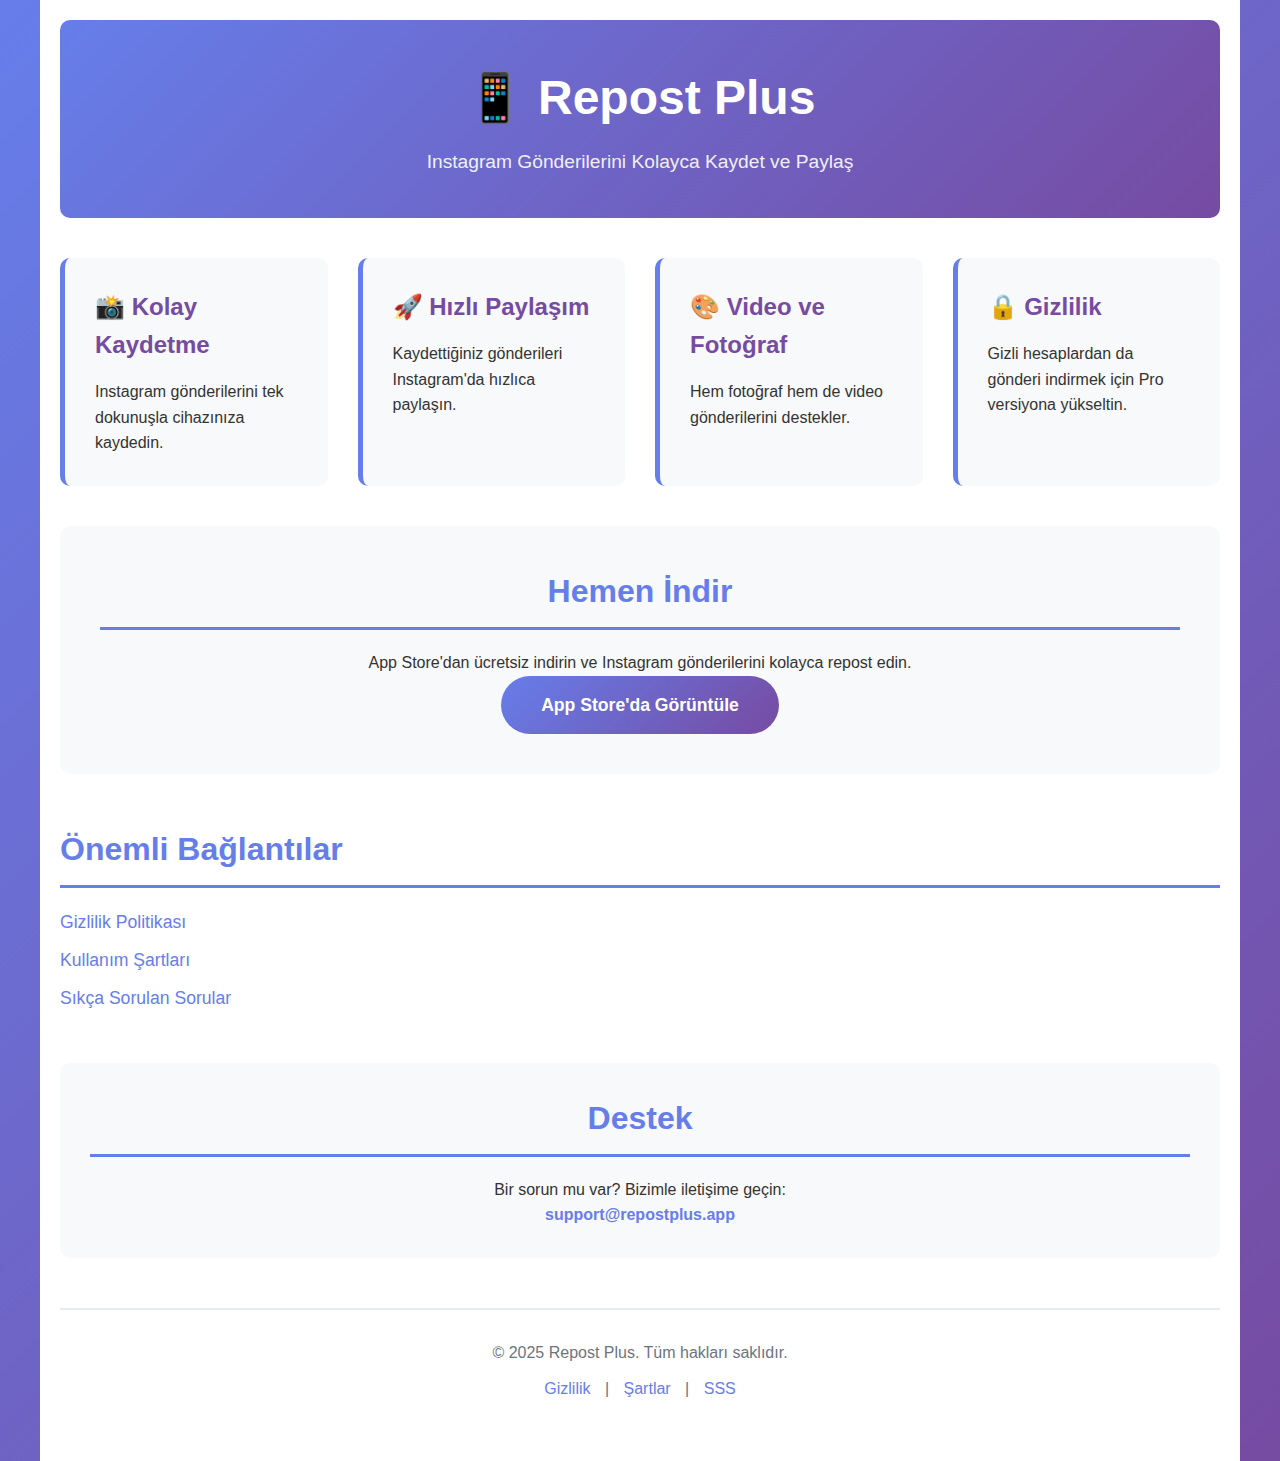
<file: index.html>
<!DOCTYPE html>
<html lang="tr">
<head>
    <meta charset="UTF-8">
    <meta name="viewport" content="width=device-width, initial-scale=1.0">
    <title>Repost Plus - Instagram Repost App</title>
    <meta name="description" content="Repost Plus ile Instagram gönderilerini kolayca kaydet ve yeniden paylaş. Ücretsiz, hızlı ve kullanıcı dostu Instagram repost uygulaması.">
    <link rel="stylesheet" href="styles.css">
</head>
<body>
    <div class="container">
        <header>
            <h1>📱 Repost Plus</h1>
            <p class="tagline">Instagram Gönderilerini Kolayca Kaydet ve Paylaş</p>
        </header>

        <main>
            <section class="feature-grid">
                <div class="feature">
                    <h3>📸 Kolay Kaydetme</h3>
                    <p>Instagram gönderilerini tek dokunuşla cihazınıza kaydedin.</p>
                </div>
                <div class="feature">
                    <h3>🚀 Hızlı Paylaşım</h3>
                    <p>Kaydettiğiniz gönderileri Instagram'da hızlıca paylaşın.</p>
                </div>
                <div class="feature">
                    <h3>🎨 Video ve Fotoğraf</h3>
                    <p>Hem fotoğraf hem de video gönderilerini destekler.</p>
                </div>
                <div class="feature">
                    <h3>🔒 Gizlilik</h3>
                    <p>Gizli hesaplardan da gönderi indirmek için Pro versiyona yükseltin.</p>
                </div>
            </section>

            <section class="download">
                <h2>Hemen İndir</h2>
                <p>App Store'dan ücretsiz indirin ve Instagram gönderilerini kolayca repost edin.</p>
                <a href="https://apps.apple.com/app/repost-plus" class="button" target="_blank">App Store'da Görüntüle</a>
            </section>

            <section class="links">
                <h2>Önemli Bağlantılar</h2>
                <ul>
                    <li><a href="privacy.html">Gizlilik Politikası</a></li>
                    <li><a href="terms.html">Kullanım Şartları</a></li>
                    <li><a href="faq.html">Sıkça Sorulan Sorular</a></li>
                </ul>
            </section>

            <section class="contact">
                <h2>Destek</h2>
                <p>Bir sorun mu var? Bizimle iletişime geçin:</p>
                <p><a href="mailto:support@repostplus.app">support@repostplus.app</a></p>
            </section>
        </main>

        <footer>
            <p>&copy; 2025 Repost Plus. Tüm hakları saklıdır.</p>
            <p>
                <a href="privacy.html">Gizlilik</a> | 
                <a href="terms.html">Şartlar</a> | 
                <a href="faq.html">SSS</a>
            </p>
        </footer>
    </div>
</body>
</html>
</file>
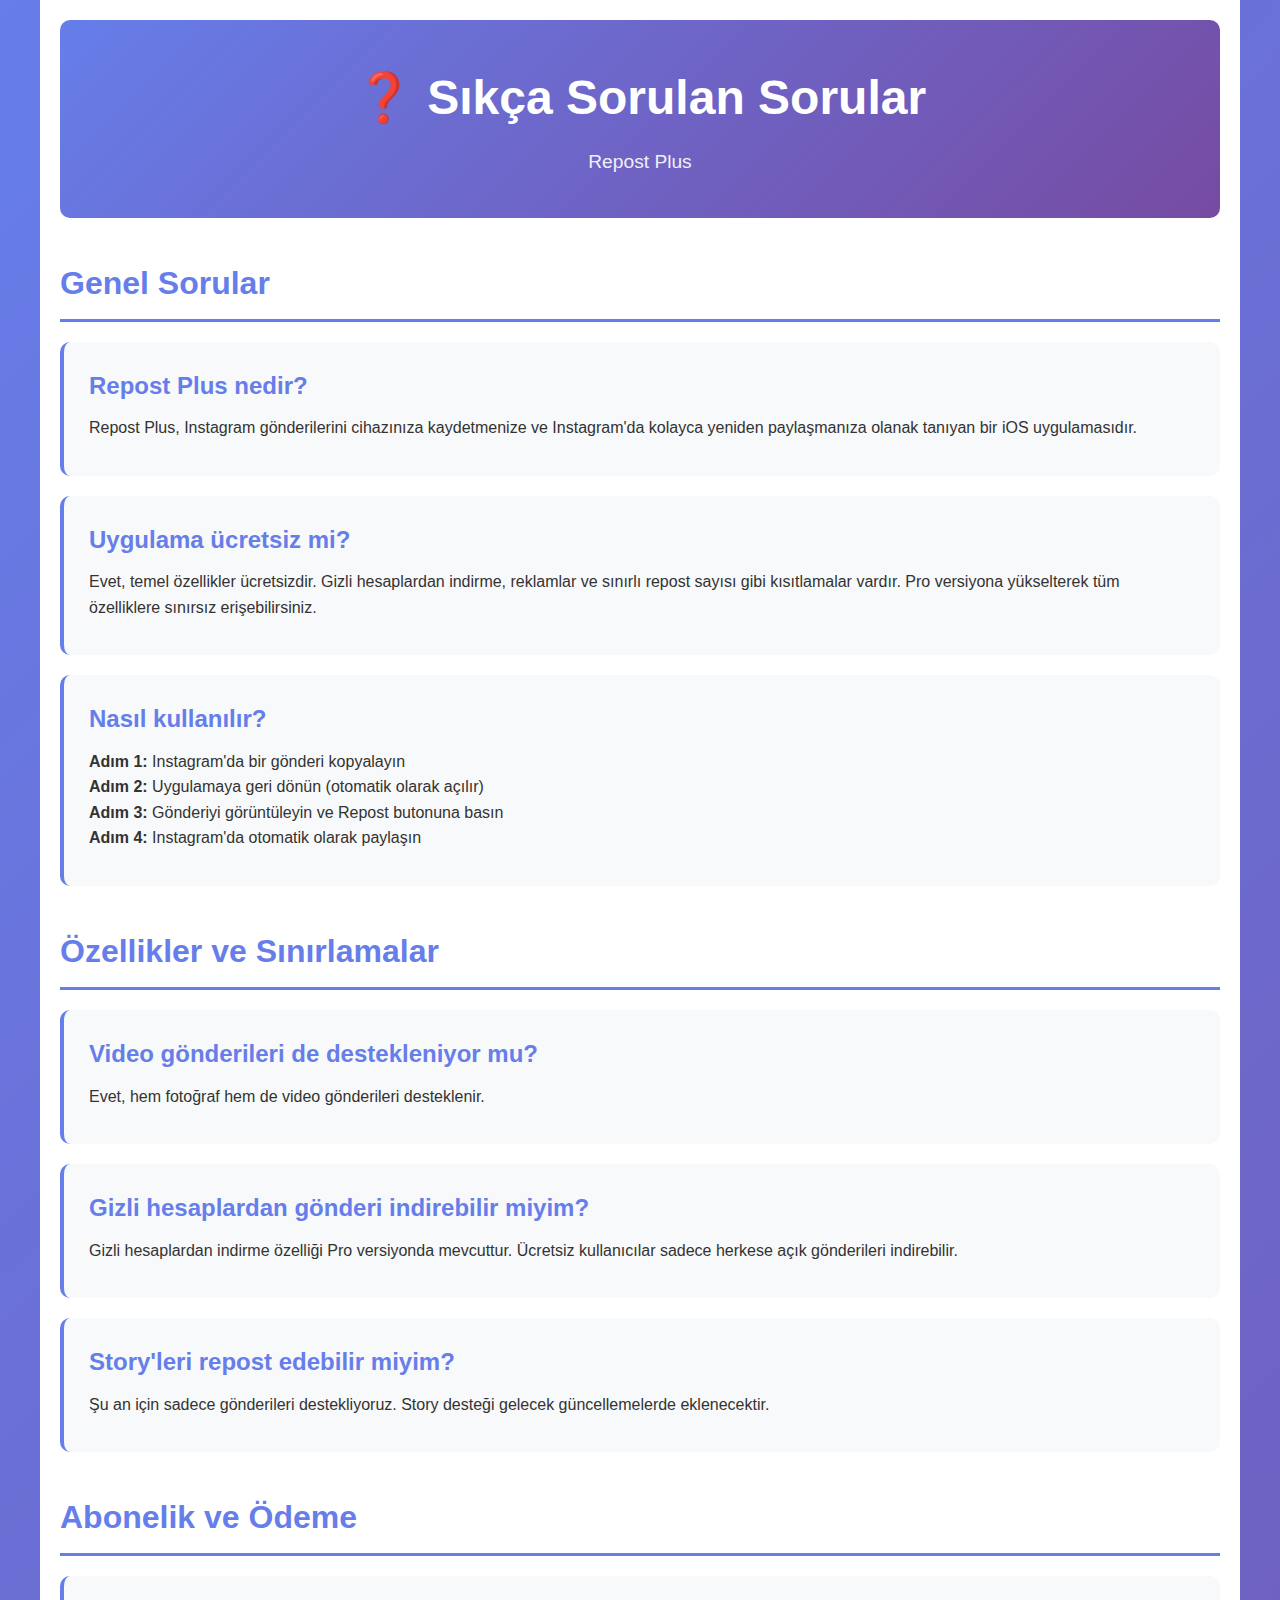
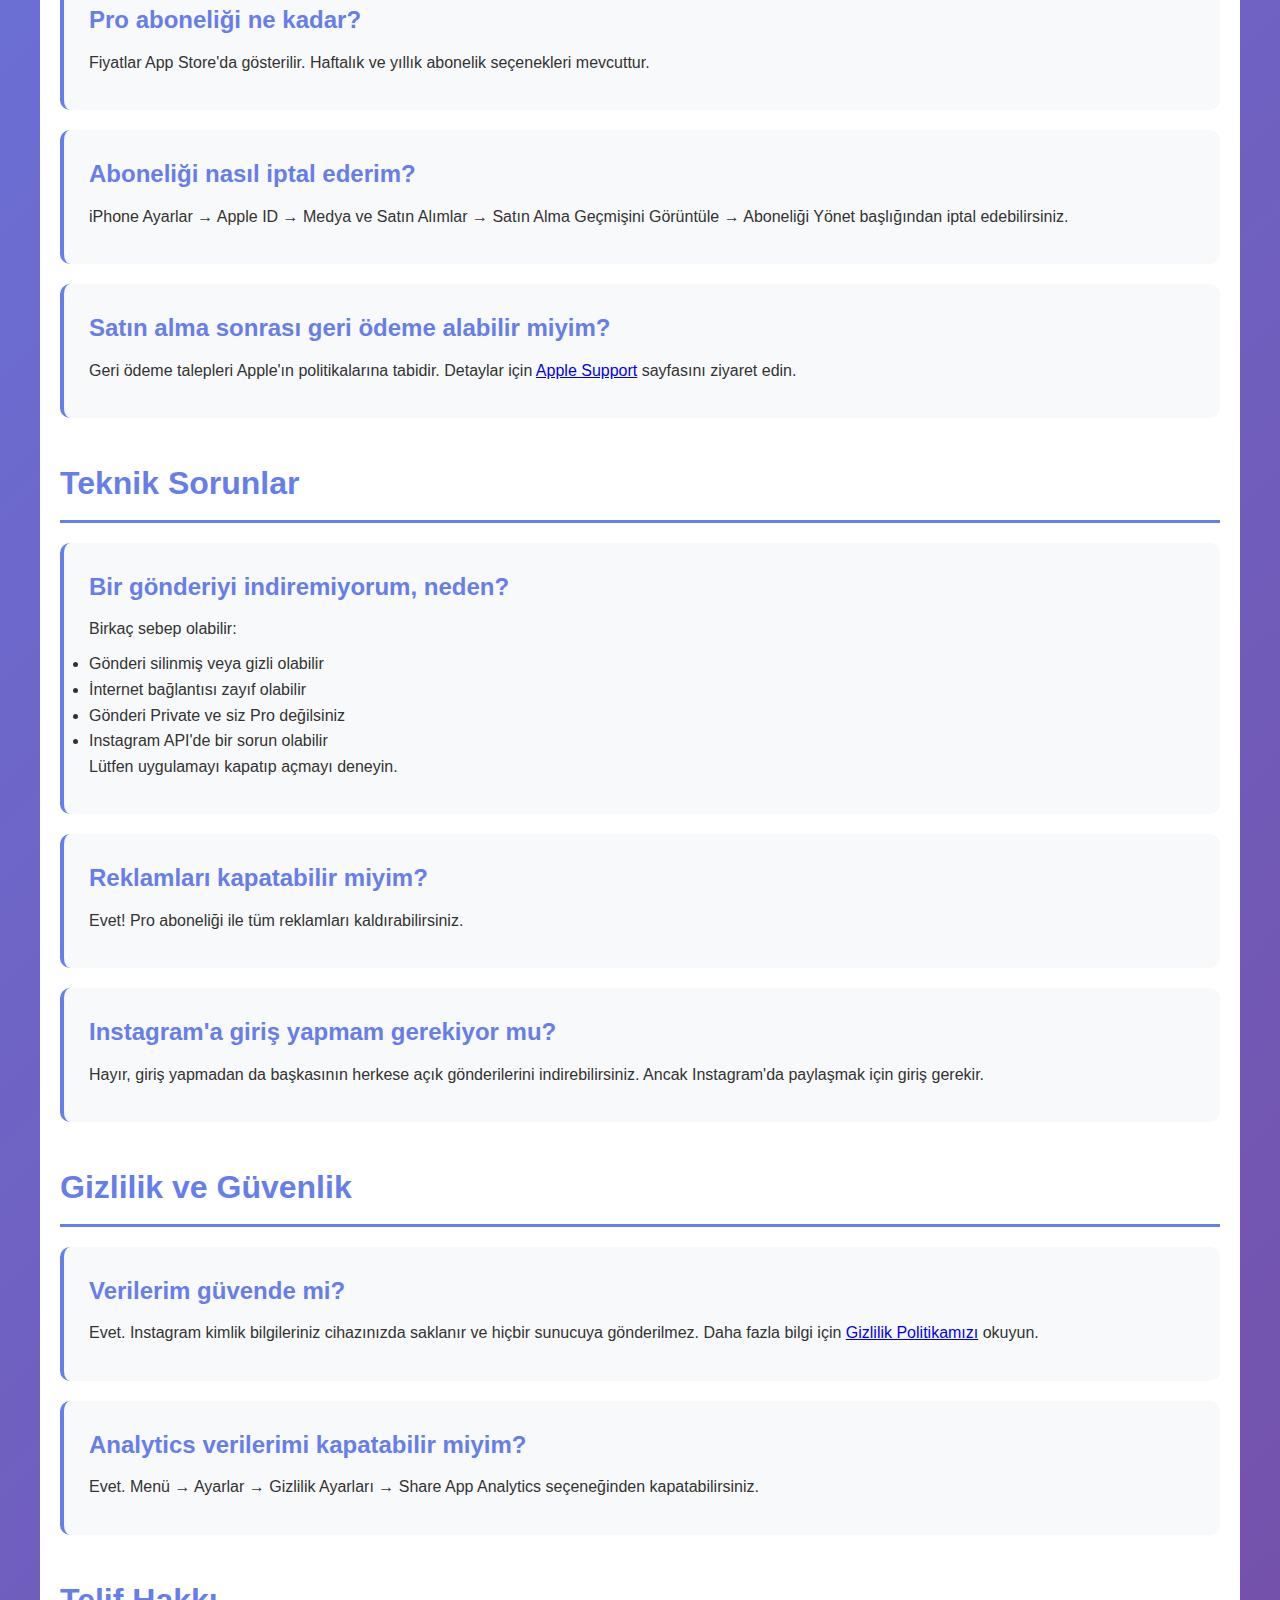
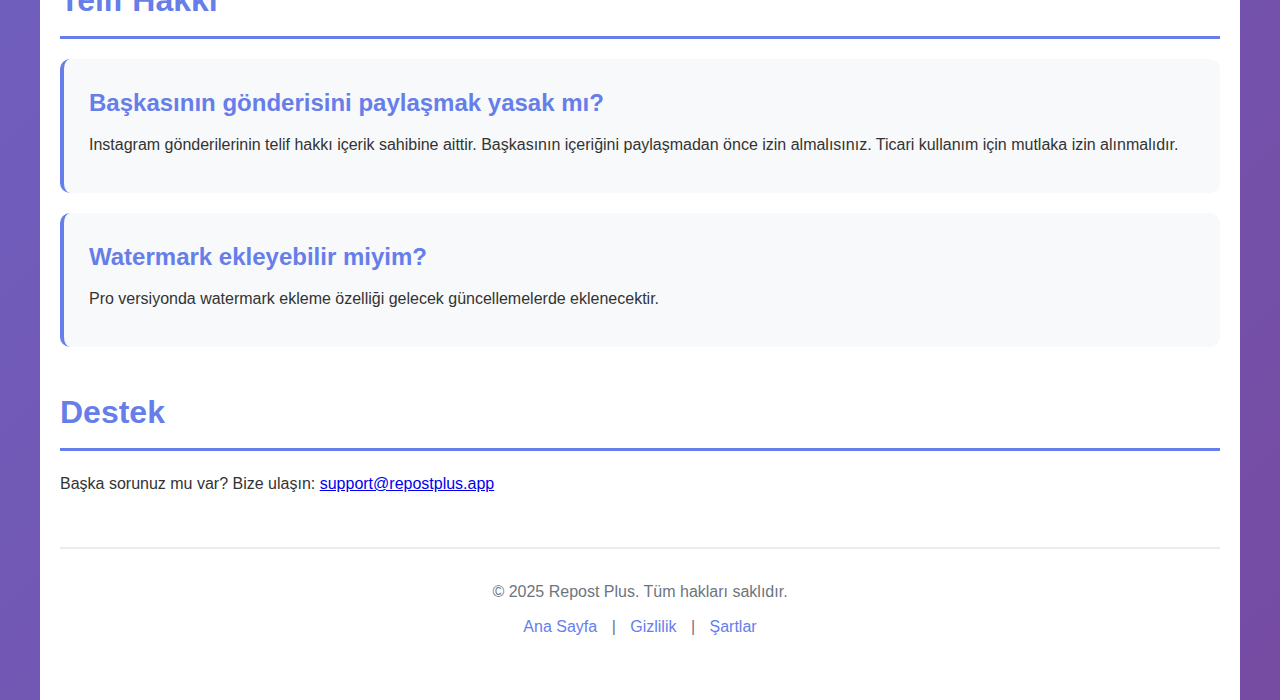
<file: faq.html>
<!DOCTYPE html>
<html lang="tr">
<head>
    <meta charset="UTF-8">
    <meta name="viewport" content="width=device-width, initial-scale=1.0">
    <title>Sıkça Sorulan Sorular - Repost Plus</title>
    <link rel="stylesheet" href="styles.css">
</head>
<body>
    <div class="container">
        <header>
            <h1>❓ Sıkça Sorulan Sorular</h1>
            <p class="tagline">Repost Plus</p>
        </header>

        <main>
            <section class="faq-section">
                <h2>Genel Sorular</h2>

                <div class="faq-item">
                    <h3>Repost Plus nedir?</h3>
                    <p>Repost Plus, Instagram gönderilerini cihazınıza kaydetmenize ve Instagram'da kolayca yeniden paylaşmanıza olanak tanıyan bir iOS uygulamasıdır.</p>
                </div>

                <div class="faq-item">
                    <h3>Uygulama ücretsiz mi?</h3>
                    <p>Evet, temel özellikler ücretsizdir. Gizli hesaplardan indirme, reklamlar ve sınırlı repost sayısı gibi kısıtlamalar vardır. Pro versiyona yükselterek tüm özelliklere sınırsız erişebilirsiniz.</p>
                </div>

                <div class="faq-item">
                    <h3>Nasıl kullanılır?</h3>
                    <p>
                        <strong>Adım 1:</strong> Instagram'da bir gönderi kopyalayın<br>
                        <strong>Adım 2:</strong> Uygulamaya geri dönün (otomatik olarak açılır)<br>
                        <strong>Adım 3:</strong> Gönderiyi görüntüleyin ve Repost butonuna basın<br>
                        <strong>Adım 4:</strong> Instagram'da otomatik olarak paylaşın
                    </p>
                </div>
            </section>

            <section class="faq-section">
                <h2>Özellikler ve Sınırlamalar</h2>

                <div class="faq-item">
                    <h3>Video gönderileri de destekleniyor mu?</h3>
                    <p>Evet, hem fotoğraf hem de video gönderileri desteklenir.</p>
                </div>

                <div class="faq-item">
                    <h3>Gizli hesaplardan gönderi indirebilir miyim?</h3>
                    <p>Gizli hesaplardan indirme özelliği Pro versiyonda mevcuttur. Ücretsiz kullanıcılar sadece herkese açık gönderileri indirebilir.</p>
                </div>

                <div class="faq-item">
                    <h3>Story'leri repost edebilir miyim?</h3>
                    <p>Şu an için sadece gönderileri destekliyoruz. Story desteği gelecek güncellemelerde eklenecektir.</p>
                </div>
            </section>

            <section class="faq-section">
                <h2>Abonelik ve Ödeme</h2>

                <div class="faq-item">
                    <h3>Pro aboneliği ne kadar?</h3>
                    <p>Fiyatlar App Store'da gösterilir. Haftalık ve yıllık abonelik seçenekleri mevcuttur.</p>
                </div>

                <div class="faq-item">
                    <h3>Aboneliği nasıl iptal ederim?</h3>
                    <p>iPhone Ayarlar → Apple ID → Medya ve Satın Alımlar → Satın Alma Geçmişini Görüntüle → Aboneliği Yönet başlığından iptal edebilirsiniz.</p>
                </div>

                <div class="faq-item">
                    <h3>Satın alma sonrası geri ödeme alabilir miyim?</h3>
                    <p>Geri ödeme talepleri Apple'ın politikalarına tabidir. Detaylar için <a href="https://support.apple.com/en-us/HT204084">Apple Support</a> sayfasını ziyaret edin.</p>
                </div>
            </section>

            <section class="faq-section">
                <h2>Teknik Sorunlar</h2>

                <div class="faq-item">
                    <h3>Bir gönderiyi indiremiyorum, neden?</h3>
                    <p>Birkaç sebep olabilir:</p>
                    <ul>
                        <li>Gönderi silinmiş veya gizli olabilir</li>
                        <li>İnternet bağlantısı zayıf olabilir</li>
                        <li>Gönderi Private ve siz Pro değilsiniz</li>
                        <li>Instagram API'de bir sorun olabilir</li>
                    </ul>
                    <p>Lütfen uygulamayı kapatıp açmayı deneyin.</p>
                </div>

                <div class="faq-item">
                    <h3>Reklamları kapatabilir miyim?</h3>
                    <p>Evet! Pro aboneliği ile tüm reklamları kaldırabilirsiniz.</p>
                </div>

                <div class="faq-item">
                    <h3>Instagram'a giriş yapmam gerekiyor mu?</h3>
                    <p>Hayır, giriş yapmadan da başkasının herkese açık gönderilerini indirebilirsiniz. Ancak Instagram'da paylaşmak için giriş gerekir.</p>
                </div>
            </section>

            <section class="faq-section">
                <h2>Gizlilik ve Güvenlik</h2>

                <div class="faq-item">
                    <h3>Verilerim güvende mi?</h3>
                    <p>Evet. Instagram kimlik bilgileriniz cihazınızda saklanır ve hiçbir sunucuya gönderilmez. Daha fazla bilgi için <a href="privacy.html">Gizlilik Politikamızı</a> okuyun.</p>
                </div>

                <div class="faq-item">
                    <h3>Analytics verilerimi kapatabilir miyim?</h3>
                    <p>Evet. Menü → Ayarlar → Gizlilik Ayarları → Share App Analytics seçeneğinden kapatabilirsiniz.</p>
                </div>
            </section>

            <section class="faq-section">
                <h2>Telif Hakkı</h2>

                <div class="faq-item">
                    <h3>Başkasının gönderisini paylaşmak yasak mı?</h3>
                    <p>Instagram gönderilerinin telif hakkı içerik sahibine aittir. Başkasının içeriğini paylaşmadan önce izin almalısınız. Ticari kullanım için mutlaka izin alınmalıdır.</p>
                </div>

                <div class="faq-item">
                    <h3>Watermark ekleyebilir miyim?</h3>
                    <p>Pro versiyonda watermark ekleme özelliği gelecek güncellemelerde eklenecektir.</p>
                </div>
            </section>

            <section class="faq-section">
                <h2>Destek</h2>
                <p>Başka sorunuz mu var? Bize ulaşın: <a href="mailto:support@repostplus.app">support@repostplus.app</a></p>
            </section>
        </main>

        <footer>
            <p>&copy; 2025 Repost Plus. Tüm hakları saklıdır.</p>
            <p>
                <a href="index.html">Ana Sayfa</a> | 
                <a href="privacy.html">Gizlilik</a> | 
                <a href="terms.html">Şartlar</a>
            </p>
        </footer>
    </div>
</body>
</html>
</file>
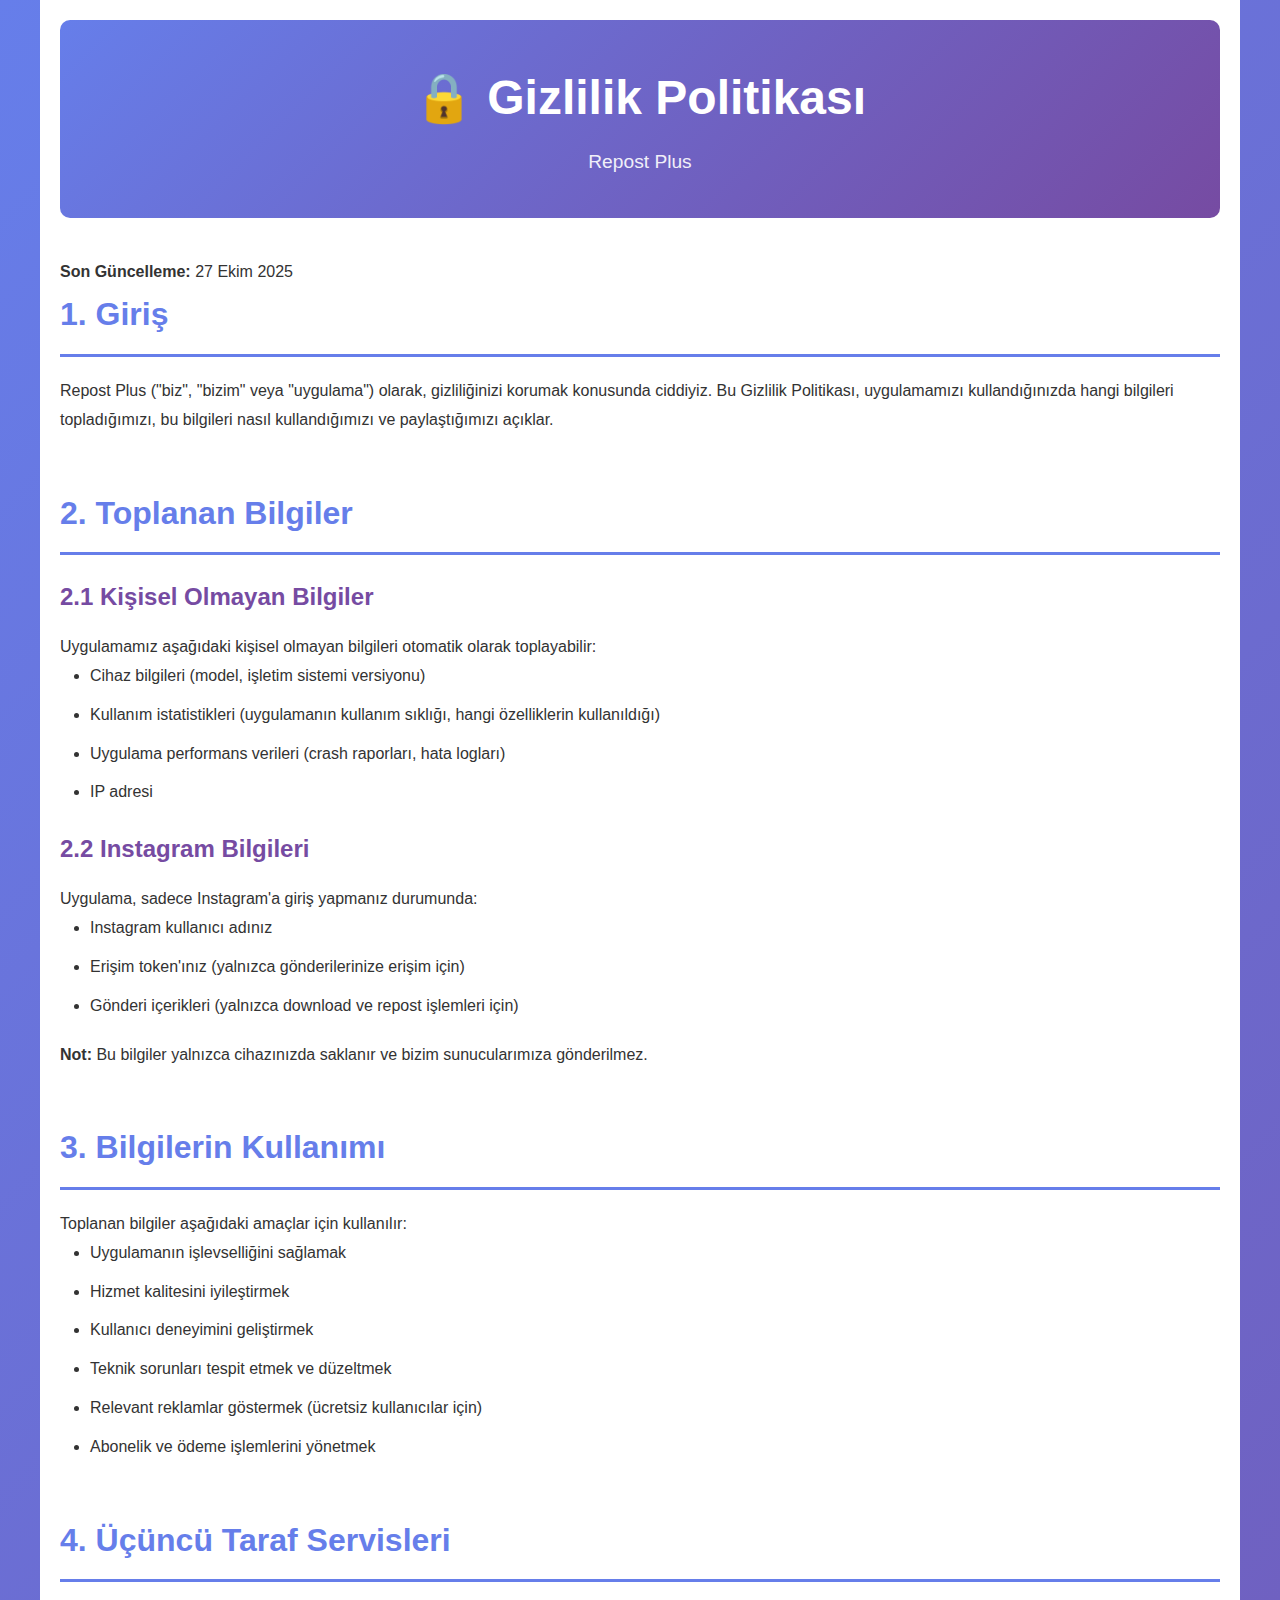
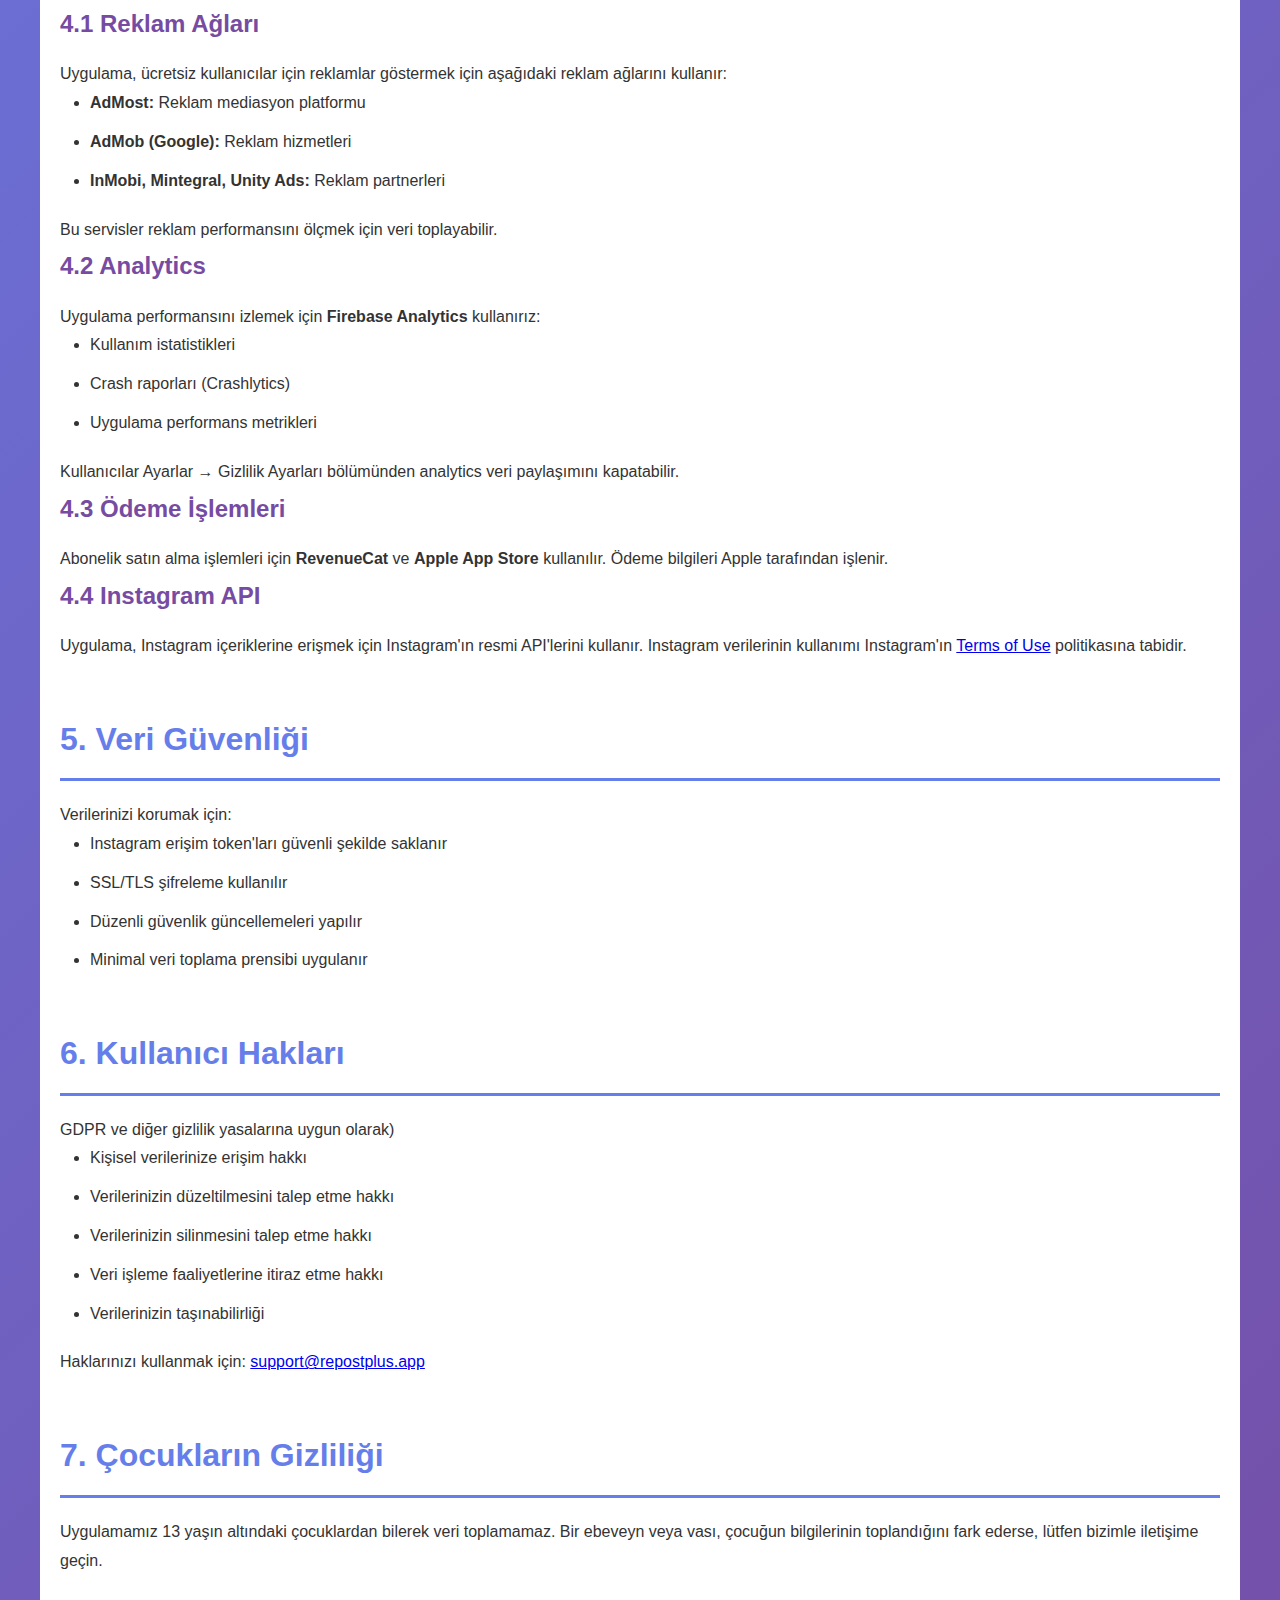
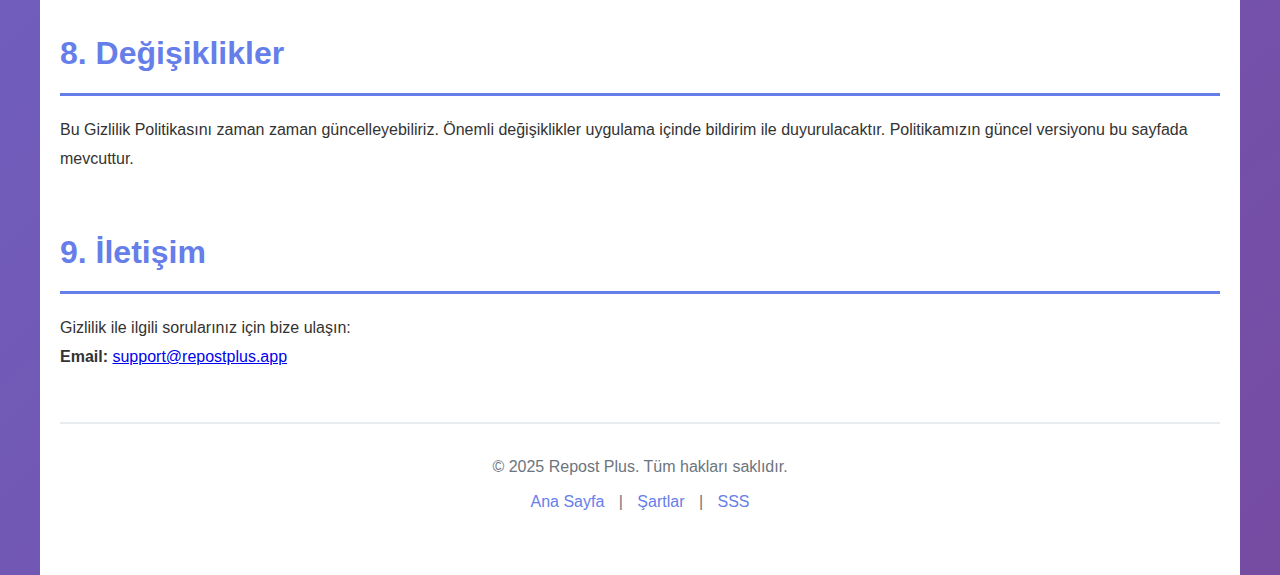
<file: privacy.html>
<!DOCTYPE html>
<html lang="tr">
<head>
    <meta charset="UTF-8">
    <meta name="viewport" content="width=device-width, initial-scale=1.0">
    <title>Gizlilik Politikası - Repost Plus</title>
    <link rel="stylesheet" href="styles.css">
</head>
<body>
    <div class="container">
        <header>
            <h1>🔒 Gizlilik Politikası</h1>
            <p class="tagline">Repost Plus</p>
        </header>

        <main class="legal-content">
            <p><strong>Son Güncelleme:</strong> 27 Ekim 2025</p>

            <section>
                <h2>1. Giriş</h2>
                <p>Repost Plus ("biz", "bizim" veya "uygulama") olarak, gizliliğinizi korumak konusunda ciddiyiz. Bu Gizlilik Politikası, uygulamamızı kullandığınızda hangi bilgileri topladığımızı, bu bilgileri nasıl kullandığımızı ve paylaştığımızı açıklar.</p>
            </section>

            <section>
                <h2>2. Toplanan Bilgiler</h2>
                
                <h3>2.1 Kişisel Olmayan Bilgiler</h3>
                <p>Uygulamamız aşağıdaki kişisel olmayan bilgileri otomatik olarak toplayabilir:</p>
                <ul>
                    <li>Cihaz bilgileri (model, işletim sistemi versiyonu)</li>
                    <li>Kullanım istatistikleri (uygulamanın kullanım sıklığı, hangi özelliklerin kullanıldığı)</li>
                    <li>Uygulama performans verileri (crash raporları, hata logları)</li>
                    <li>IP adresi</li>
                </ul>

                <h3>2.2 Instagram Bilgileri</h3>
                <p>Uygulama, sadece Instagram'a giriş yapmanız durumunda:</p>
                <ul>
                    <li>Instagram kullanıcı adınız</li>
                    <li>Erişim token'ınız (yalnızca gönderilerinize erişim için)</li>
                    <li>Gönderi içerikleri (yalnızca download ve repost işlemleri için)</li>
                </ul>
                <p><strong>Not:</strong> Bu bilgiler yalnızca cihazınızda saklanır ve bizim sunucularımıza gönderilmez.</p>
            </section>

            <section>
                <h2>3. Bilgilerin Kullanımı</h2>
                <p>Toplanan bilgiler aşağıdaki amaçlar için kullanılır:</p>
                <ul>
                    <li>Uygulamanın işlevselliğini sağlamak</li>
                    <li>Hizmet kalitesini iyileştirmek</li>
                    <li>Kullanıcı deneyimini geliştirmek</li>
                    <li>Teknik sorunları tespit etmek ve düzeltmek</li>
                    <li>Relevant reklamlar göstermek (ücretsiz kullanıcılar için)</li>
                    <li>Abonelik ve ödeme işlemlerini yönetmek</li>
                </ul>
            </section>

            <section>
                <h2>4. Üçüncü Taraf Servisleri</h2>
                
                <h3>4.1 Reklam Ağları</h3>
                <p>Uygulama, ücretsiz kullanıcılar için reklamlar göstermek için aşağıdaki reklam ağlarını kullanır:</p>
                <ul>
                    <li><strong>AdMost:</strong> Reklam mediasyon platformu</li>
                    <li><strong>AdMob (Google):</strong> Reklam hizmetleri</li>
                    <li><strong>InMobi, Mintegral, Unity Ads:</strong> Reklam partnerleri</li>
                </ul>
                <p>Bu servisler reklam performansını ölçmek için veri toplayabilir.</p>

                <h3>4.2 Analytics</h3>
                <p>Uygulama performansını izlemek için <strong>Firebase Analytics</strong> kullanırız:</p>
                <ul>
                    <li>Kullanım istatistikleri</li>
                    <li>Crash raporları (Crashlytics)</li>
                    <li>Uygulama performans metrikleri</li>
                </ul>
                <p>Kullanıcılar Ayarlar → Gizlilik Ayarları bölümünden analytics veri paylaşımını kapatabilir.</p>

                <h3>4.3 Ödeme İşlemleri</h3>
                <p>Abonelik satın alma işlemleri için <strong>RevenueCat</strong> ve <strong>Apple App Store</strong> kullanılır. Ödeme bilgileri Apple tarafından işlenir.</p>

                <h3>4.4 Instagram API</h3>
                <p>Uygulama, Instagram içeriklerine erişmek için Instagram'ın resmi API'lerini kullanır. Instagram verilerinin kullanımı Instagram'ın <a href="https://help.instagram.com/581066165581870">Terms of Use</a> politikasına tabidir.</p>
            </section>

            <section>
                <h2>5. Veri Güvenliği</h2>
                <p>Verilerinizi korumak için:</p>
                <ul>
                    <li>Instagram erişim token'ları güvenli şekilde saklanır</li>
                    <li>SSL/TLS şifreleme kullanılır</li>
                    <li>Düzenli güvenlik güncellemeleri yapılır</li>
                    <li>Minimal veri toplama prensibi uygulanır</li>
                </ul>
            </section>

            <section>
                <h2>6. Kullanıcı Hakları</h2>
                <p>GDPR ve diğer gizlilik yasalarına uygun olarak)</p>
                <ul>
                    <li>Kişisel verilerinize erişim hakkı</li>
                    <li>Verilerinizin düzeltilmesini talep etme hakkı</li>
                    <li>Verilerinizin silinmesini talep etme hakkı</li>
                    <li>Veri işleme faaliyetlerine itiraz etme hakkı</li>
                    <li>Verilerinizin taşınabilirliği</li>
                </ul>
                <p>Haklarınızı kullanmak için: <a href="mailto:support@repostplus.app">support@repostplus.app</a></p>
            </section>

            <section>
                <h2>7. Çocukların Gizliliği</h2>
                <p>Uygulamamız 13 yaşın altındaki çocuklardan bilerek veri toplamamaz. Bir ebeveyn veya vası, çocuğun bilgilerinin toplandığını fark ederse, lütfen bizimle iletişime geçin.</p>
            </section>

            <section>
                <h2>8. Değişiklikler</h2>
                <p>Bu Gizlilik Politikasını zaman zaman güncelleyebiliriz. Önemli değişiklikler uygulama içinde bildirim ile duyurulacaktır. Politikamızın güncel versiyonu bu sayfada mevcuttur.</p>
            </section>

            <section>
                <h2>9. İletişim</h2>
                <p>Gizlilik ile ilgili sorularınız için bize ulaşın:</p>
                <p><strong>Email:</strong> <a href="mailto:support@repostplus.app">support@repostplus.app</a></p>
            </section>
        </main>

        <footer>
            <p>&copy; 2025 Repost Plus. Tüm hakları saklıdır.</p>
            <p>
                <a href="index.html communicating">Ana Sayfa</a> | 
                <a href="terms.html">Şartlar</a> | 
                <a href="faq.html">SSS</a>
            </p>
        </footer>
    </div>
</body>
</html>
</file>
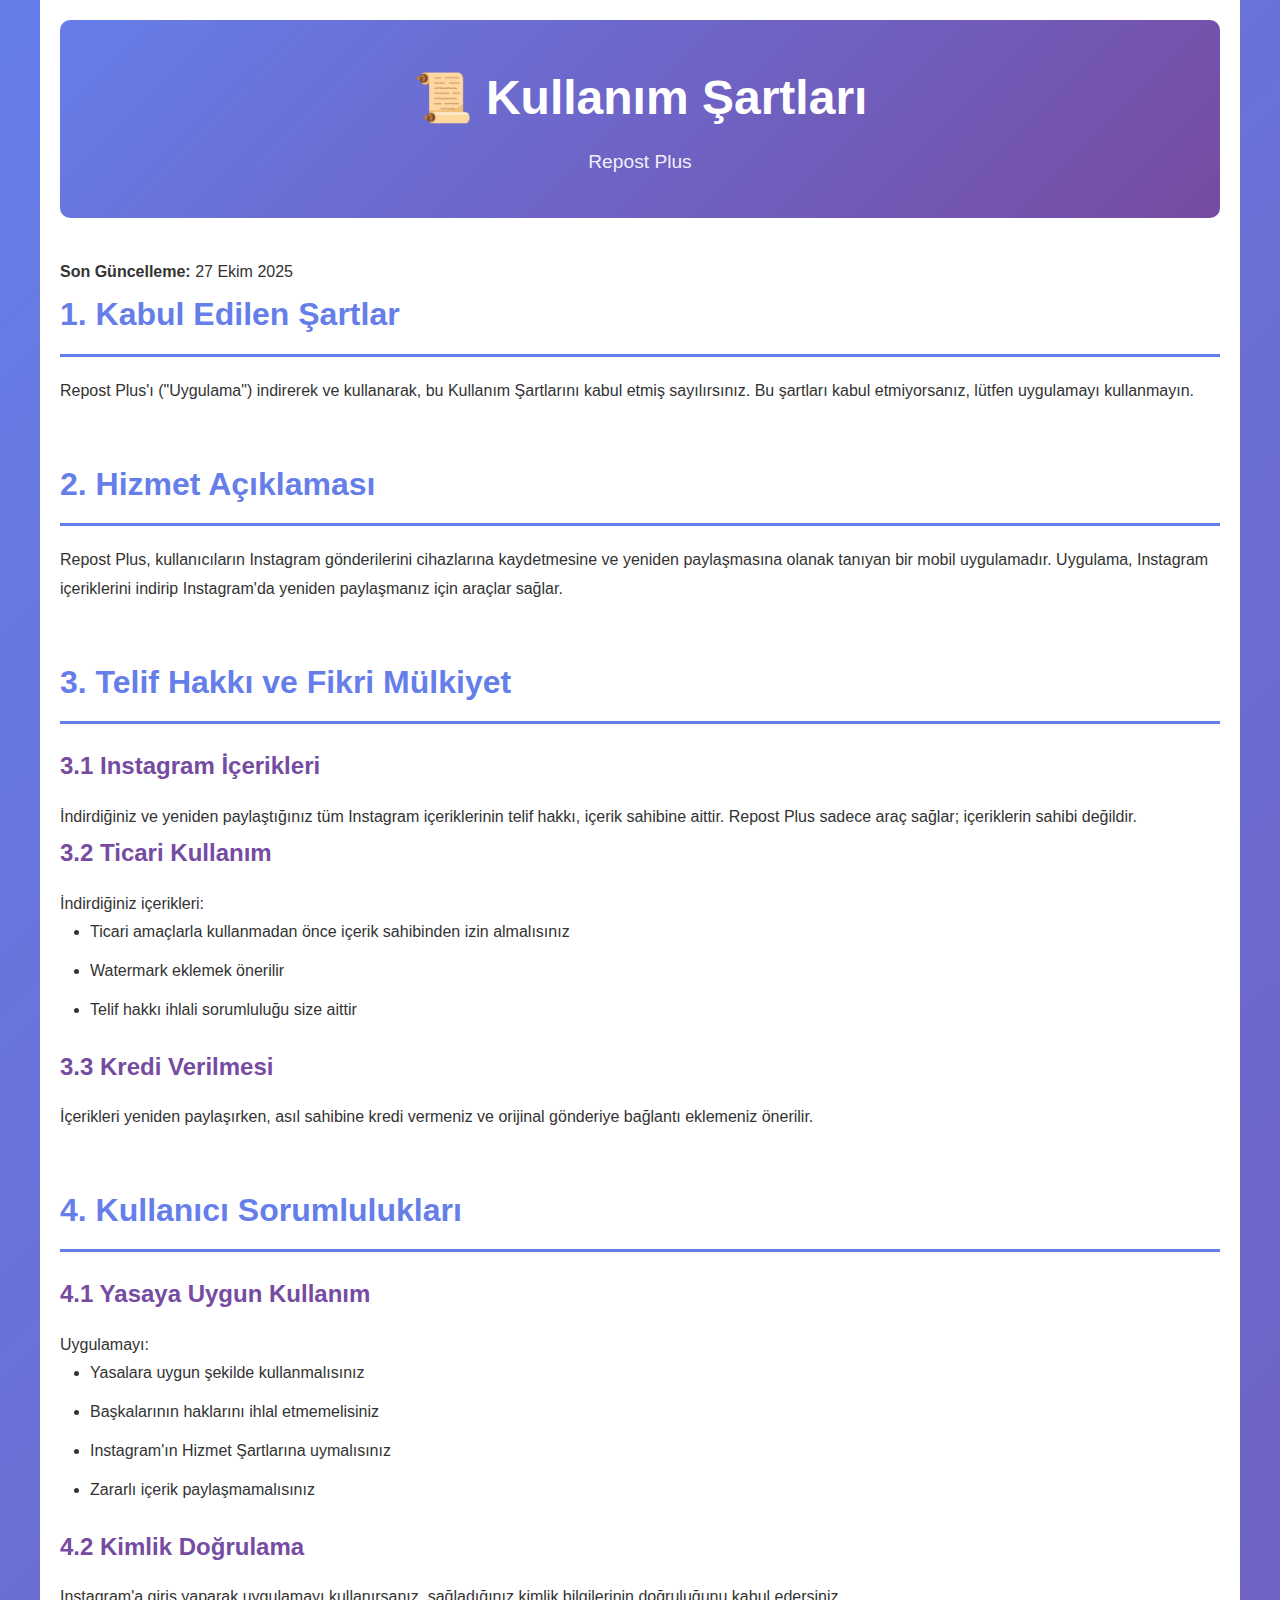
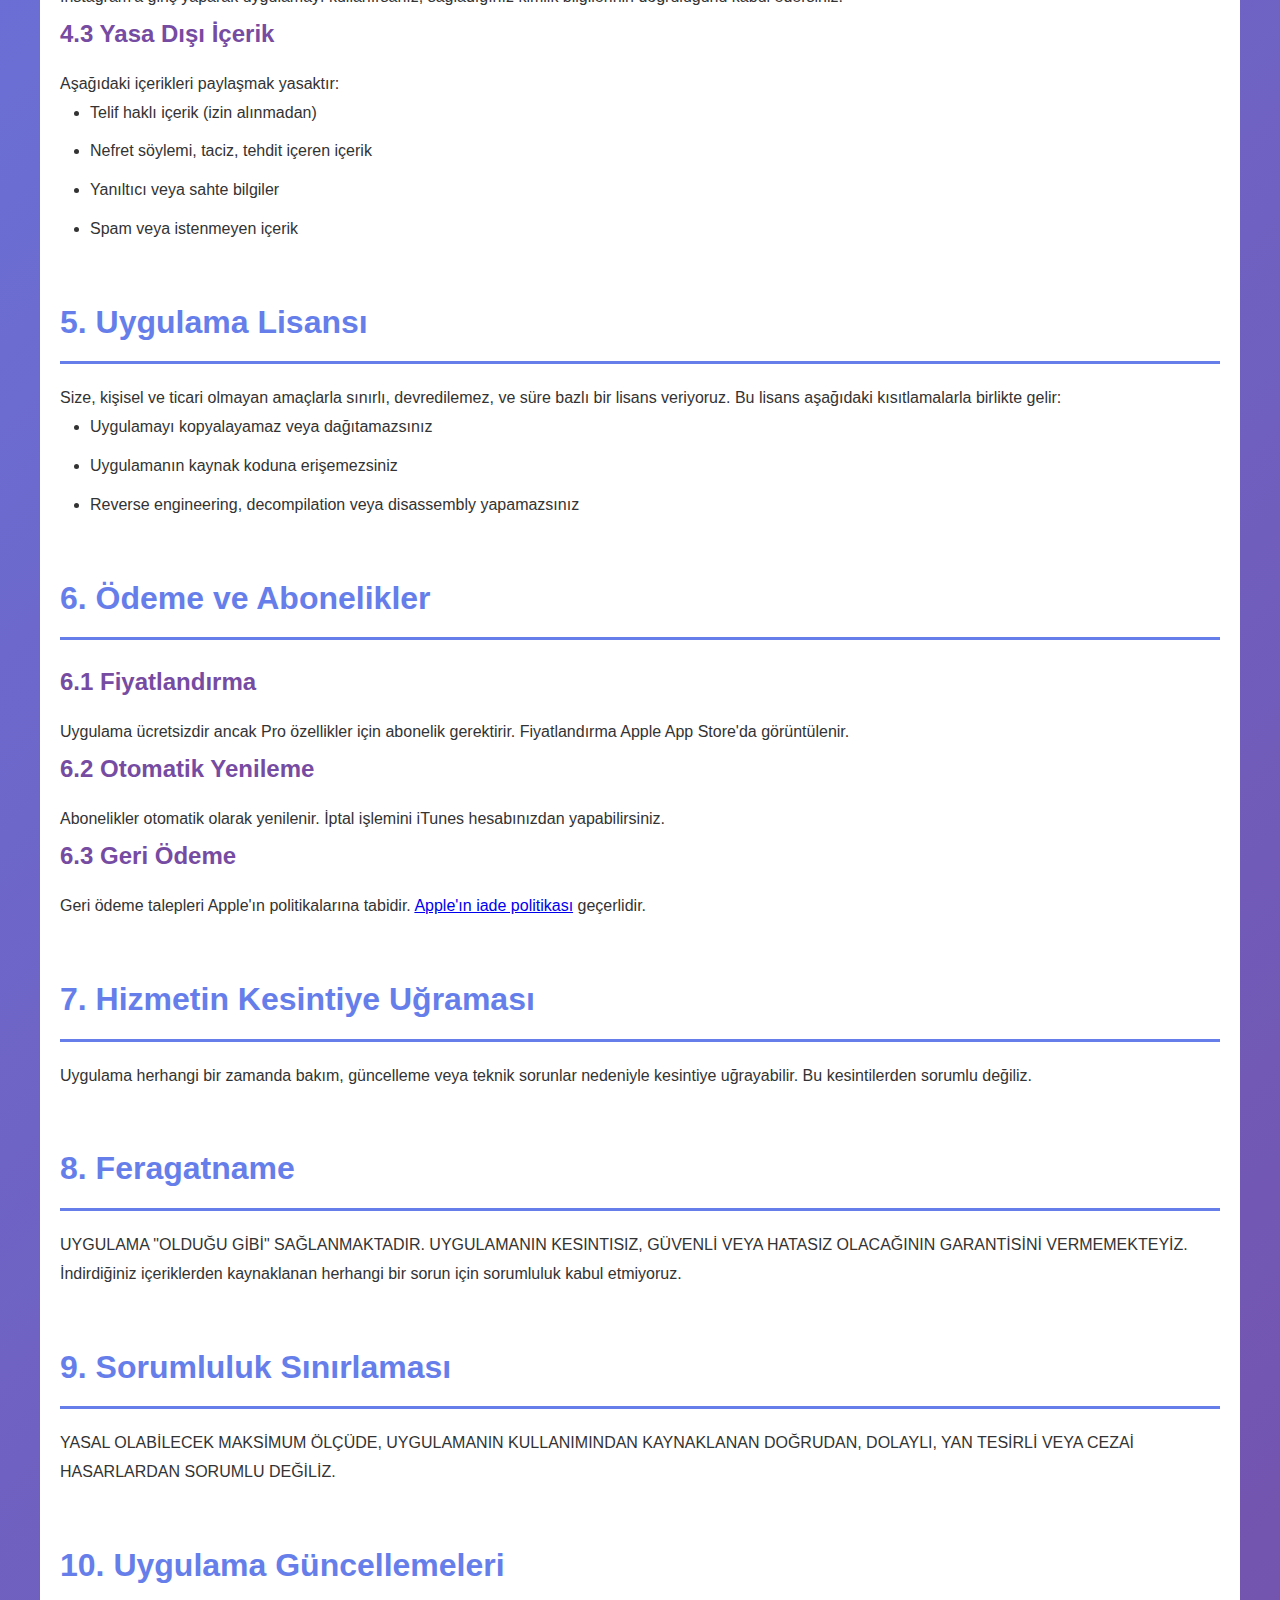
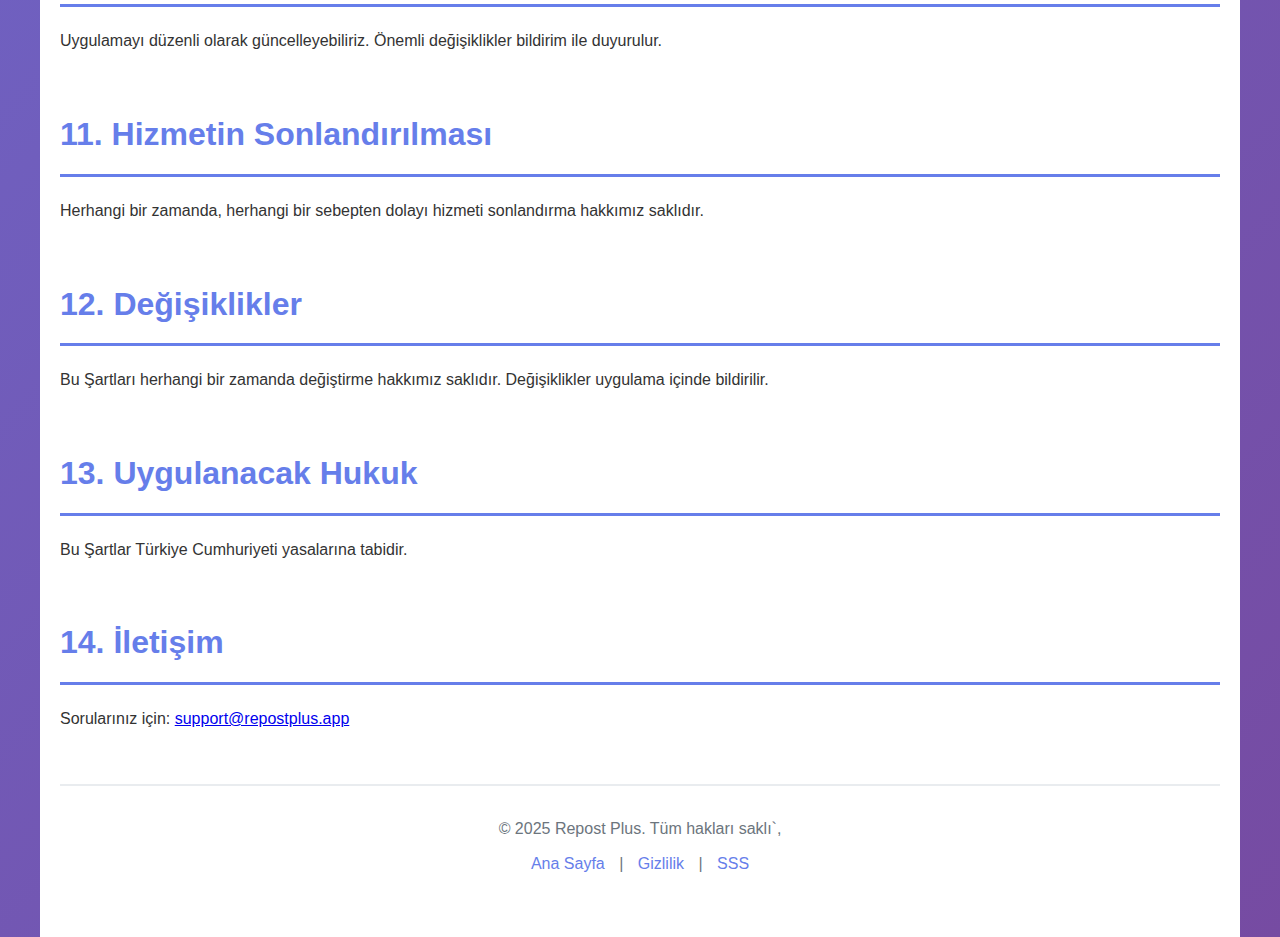
<file: terms.html>
<!DOCTYPE html>
<html lang="tr">
<head>
    <meta charset="UTF-8">
    <meta name="viewport" content="width=device-width, initial-scale=1.0">
    <title>Kullanım Şartları - Repost Plus</title>
    <link rel="stylesheet" href="styles.css">
</head>
<body>
    <div class="container">
        <header>
            <h1>📜 Kullanım Şartları</h1>
            <p class="tagline">Repost Plus</p>
        </header>

        <main class="legal-content">
            <p><strong>Son Güncelleme:</strong> 27 Ekim 2025</p>

            <section>
                <h2>1. Kabul Edilen Şartlar</h2>
                <p>Repost Plus'ı ("Uygulama") indirerek ve kullanarak, bu Kullanım Şartlarını kabul etmiş sayılırsınız. Bu şartları kabul etmiyorsanız, lütfen uygulamayı kullanmayın.</p>
            </section>

            <section>
                <h2>2. Hizmet Açıklaması</h2>
                <p>Repost Plus, kullanıcıların Instagram gönderilerini cihazlarına kaydetmesine ve yeniden paylaşmasına olanak tanıyan bir mobil uygulamadır. Uygulama, Instagram içeriklerini indirip Instagram'da yeniden paylaşmanız için araçlar sağlar.</p>
            </section>

            <section>
                <h2>3. Telif Hakkı ve Fikri Mülkiyet</h2>
                
                <h3>3.1 Instagram İçerikleri</h3>
                <p>İndirdiğiniz ve yeniden paylaştığınız tüm Instagram içeriklerinin telif hakkı, içerik sahibine aittir. Repost Plus sadece araç sağlar; içeriklerin sahibi değildir.</p>

                <h3>3.2 Ticari Kullanım</h3>
                <p>İndirdiğiniz içerikleri:</p>
                <ul>
                    <li>Ticari amaçlarla kullanmadan önce içerik sahibinden izin almalısınız</li>
                    <li>Watermark eklemek önerilir</li>
                    <li>Telif hakkı ihlali sorumluluğu size aittir</li>
                </ul>

                <h3>3.3 Kredi Verilmesi</h3>
                <p>İçerikleri yeniden paylaşırken, asıl sahibine kredi vermeniz ve orijinal gönderiye bağlantı eklemeniz önerilir.</p>
            </section>

            <section>
                <h2>4. Kullanıcı Sorumlulukları</h2>
                
                <h3>4.1 Yasaya Uygun Kullanım</h3>
                <p>Uygulamayı:</p>
                <ul>
                    <li>Yasalara uygun şekilde kullanmalısınız</li>
                    <li>Başkalarının haklarını ihlal etmemelisiniz</li>
                    <li>Instagram'ın Hizmet Şartlarına uymalısınız</li>
                    <li>Zararlı içerik paylaşmamalısınız</li>
                </ul>

                <h3>4.2 Kimlik Doğrulama</h3>
                <p>Instagram'a giriş yaparak uygulamayı kullanırsanız, sağladığınız kimlik bilgilerinin doğruluğunu kabul edersiniz.</p>

                <h3>4.3 Yasa Dışı İçerik</h3>
                <p>Aşağıdaki içerikleri paylaşmak yasaktır:</p>
                <ul>
                    <li>Telif haklı içerik (izin alınmadan)</li>
                    <li>Nefret söylemi, taciz, tehdit içeren içerik</li>
                    <li>Yanıltıcı veya sahte bilgiler</li>
                    <li>Spam veya istenmeyen içerik</li>
                </ul>
            </section>

            <section>
                <h2>5. Uygulama Lisansı</h2>
                <p>Size, kişisel ve ticari olmayan amaçlarla sınırlı, devredilemez, ve süre bazlı bir lisans veriyoruz. Bu lisans aşağıdaki kısıtlamalarla birlikte gelir:</p>
                <ul>
                    <li>Uygulamayı kopyalayamaz veya dağıtamazsınız</li>
                    <li>Uygulamanın kaynak koduna erişemezsiniz</li>
                    <li>Reverse engineering, decompilation veya disassembly yapamazsınız</li>
                </ul>
            </section>

            <section>
                <h2>6. Ödeme ve Abonelikler</h2>
                
                <h3>6.1 Fiyatlandırma</h3>
                <p>Uygulama ücretsizdir ancak Pro özellikler için abonelik gerektirir. Fiyatlandırma Apple App Store'da görüntülenir.</p>

                <h3>6.2 Otomatik Yenileme</h3>
                <p>Abonelikler otomatik olarak yenilenir. İptal işlemini iTunes hesabınızdan yapabilirsiniz.</p>

                <h3>6.3 Geri Ödeme</h3>
                <p>Geri ödeme talepleri Apple'ın politikalarına tabidir. <a href="https://support.apple.com/en-us/HT204084">Apple'ın iade politikası</a> geçerlidir.</p>
            </section>

            <section>
                <h2>7. Hizmetin Kesintiye Uğraması</h2>
                <p>Uygulama herhangi bir zamanda bakım, güncelleme veya teknik sorunlar nedeniyle kesintiye uğrayabilir. Bu kesintilerden sorumlu değiliz.</p>
            </section>

            <section>
                <h2>8. Feragatname</h2>
                <p>UYGULAMA "OLDUĞU GİBİ" SAĞLANMAKTADIR. UYGULAMANIN KESINTISIZ, GÜVENLİ VEYA HATASIZ OLACAĞININ GARANTİSİNİ VERMEMEKTEYİZ.</p>
                <p>İndirdiğiniz içeriklerden kaynaklanan herhangi bir sorun için sorumluluk kabul etmiyoruz.</p>
            </section>

            <section>
                <h2>9. Sorumluluk Sınırlaması</h2>
                <p>YASAL OLABİLECEK MAKSİMUM ÖLÇÜDE, UYGULAMANIN KULLANIMINDAN KAYNAKLANAN DOĞRUDAN, DOLAYLI, YAN TESİRLİ VEYA CEZAİ HASARLARDAN SORUMLU DEĞİLİZ.</p>
            </section>

            <section>
                <h2>10. Uygulama Güncellemeleri</h2>
                <p>Uygulamayı düzenli olarak güncelleyebiliriz. Önemli değişiklikler bildirim ile duyurulur.</p>
            </section>

            <section>
                <h2>11. Hizmetin Sonlandırılması</h2>
                <p>Herhangi bir zamanda, herhangi bir sebepten dolayı hizmeti sonlandırma hakkımız saklıdır.</p>
            </section>

            <section>
                <h2>12. Değişiklikler</h2>
                <p>Bu Şartları herhangi bir zamanda değiştirme hakkımız saklıdır. Değişiklikler uygulama içinde bildirilir.</p>
            </section>

            <section>
                <h2>13. Uygulanacak Hukuk</h2>
                <p>Bu Şartlar Türkiye Cumhuriyeti yasalarına tabidir.</p>
            </section>

            <section>
                <h2>14. İletişim</h2>
                <p>Sorularınız için: <a href="mailto:support@repostplus.app">support@repostplus.app</a></p>
            </section>
        </main>

        <footer>
            <p>&copy; 2025 Repost Plus. Tüm hakları saklı`,
            <p>
                <a href="index.html">Ana Sayfa</a> | 
                <a href="privacy.html">Gizlilik</a> | 
                <a href="faq.html">SSS</a>
            </p>
        </footer>
    </div>
</body>
</html>
</file>
<file: styles.css>
* {
    margin: 0;
    padding: 0;
    box-sizing: border-box;
}

body {
    font-family: -apple-system, BlinkMacSystemFont, 'Segoe UI', Roboto, Oxygen, Ubuntu, Cantarell, sans-serif;
    line-height: 1.6;
    color: #333;
    background: linear-gradient(135deg, #667eea 0%, #764ba2 100%);
    min-height: 100vh;
}

.container {
    max-width: 1200px;
    margin: 0 auto;
    padding: 20px;
    min-height: 100vh;
    background: white;
}

header {
    text-align: center;
    padding: 40px 20px;
    background: linear-gradient(135deg, #667eea 0%, #764ba2 100%);
    color: white;
    border-radius: 10px;
    margin-bottom: 40px;
}

header h1 {
    font-size: 3em;
    margin-bottom: 10px;
}

.tagline {
    font-size: 1.2em;
    opacity: 0.9;
}

section {
    margin-bottom: 50px;
}

h2 {
    font-size: 2em;
    margin-bottom: 20px;
    color: #667eea;
    border-bottom: 3px solid #667eea;
    padding-bottom: 10px;
}

h3 {
    font-size: 1.5em;
    margin-bottom: 15px;
    color: #764ba2;
}

.feature-grid {
    display: grid;
    grid-template-columns: repeat(auto-fit, minmax(250px, 1fr));
    gap: 30px;
    margin-bottom: 40px;
}

.feature {
    background: #f8f9fa;
    padding: 30px;
    border-radius: 10px;
    border-left: 5px solid #667eea;
    transition: transform 0.3s ease;
}

.feature:hover {
    transform: translateY(-5px);
}

.download {
    text-align: center;
    padding: 40px;
    background: #f8f9fa;
    border-radius: 10px;
}

.button {
    display: inline-block;
    padding: 15px 40px;
    background: linear-gradient(135deg, #667eea 0%, #764ba2 100%);
    color: white;
    text-decoration: none;
    border-radius: 50px;
    font-size: 1.1em;
    font-weight: bold;
    transition: transform 0.3s ease, box-shadow 0.3s ease;
}

.button:hover {
    transform: translateY(-2px);
    box-shadow: 0 10px 20px rgba(102, 126, 234, 0.3);
}

.links ul {
    list-style: none;
    padding: 0;
}

.links li {
    margin-bottom: 10px;
}

.links a {
    color: #667eea;
    text-decoration: none;
    font-size: 1.1em;
    transition: color 0.3s ease;
}

.links a:hover {
    color: #764ba2;
    text-decoration: underline;
}

.contact {
    background: #f8f9fa;
    padding: 30px;
    border-radius: 10px;
    text-align: center;
}

.contact a {
    color: #667eea;
    text-decoration: none;
    font-weight: bold;
}

.contact a:hover {
    text-decoration: underline;
}

footer {
    text-align: center;
    padding: 30px 20px;
    margin-top: 50px;
    border-top: 2px solid #e9ecef;
}

footer p {
    margin-bottom: 10px;
    color: #6c757d;
}

footer a {
    color: #667eea;
    text-decoration: none;
    margin: 0 10px;
}

footer a:hover {
    text-decoration: underline;
}

/* Legal Content */
.legal-content {
    line-height: 1.8;
}

.legal-content ul {
    margin-left: 30px;
    margin-bottom: 20px;
}

.legal-content li {
    margin-bottom: 10px;
}

/* FAQ Styles */
.faq-section {
    margin-bottom: 40px;
}

.faq-item {
    background: #f8f9fa;
    padding: 25px;
    border-radius: 10px;
    margin-bottom: 20px;
    border-left: 4px solid #667eea;
}

.faq-item h3 {
    color: #667eea;
    margin-bottom: 10px;
}

.faq-item p {
    margin-bottom: 10px;
}

/* Responsive */
@media (max-width: 768px) {
    header h1 {
        font-size: 2em;
    }
    
    .tagline {
        font-size: 1em;
    }
    
    .feature-grid {
        grid-template-columns: 1fr;
    }
}
</file>
